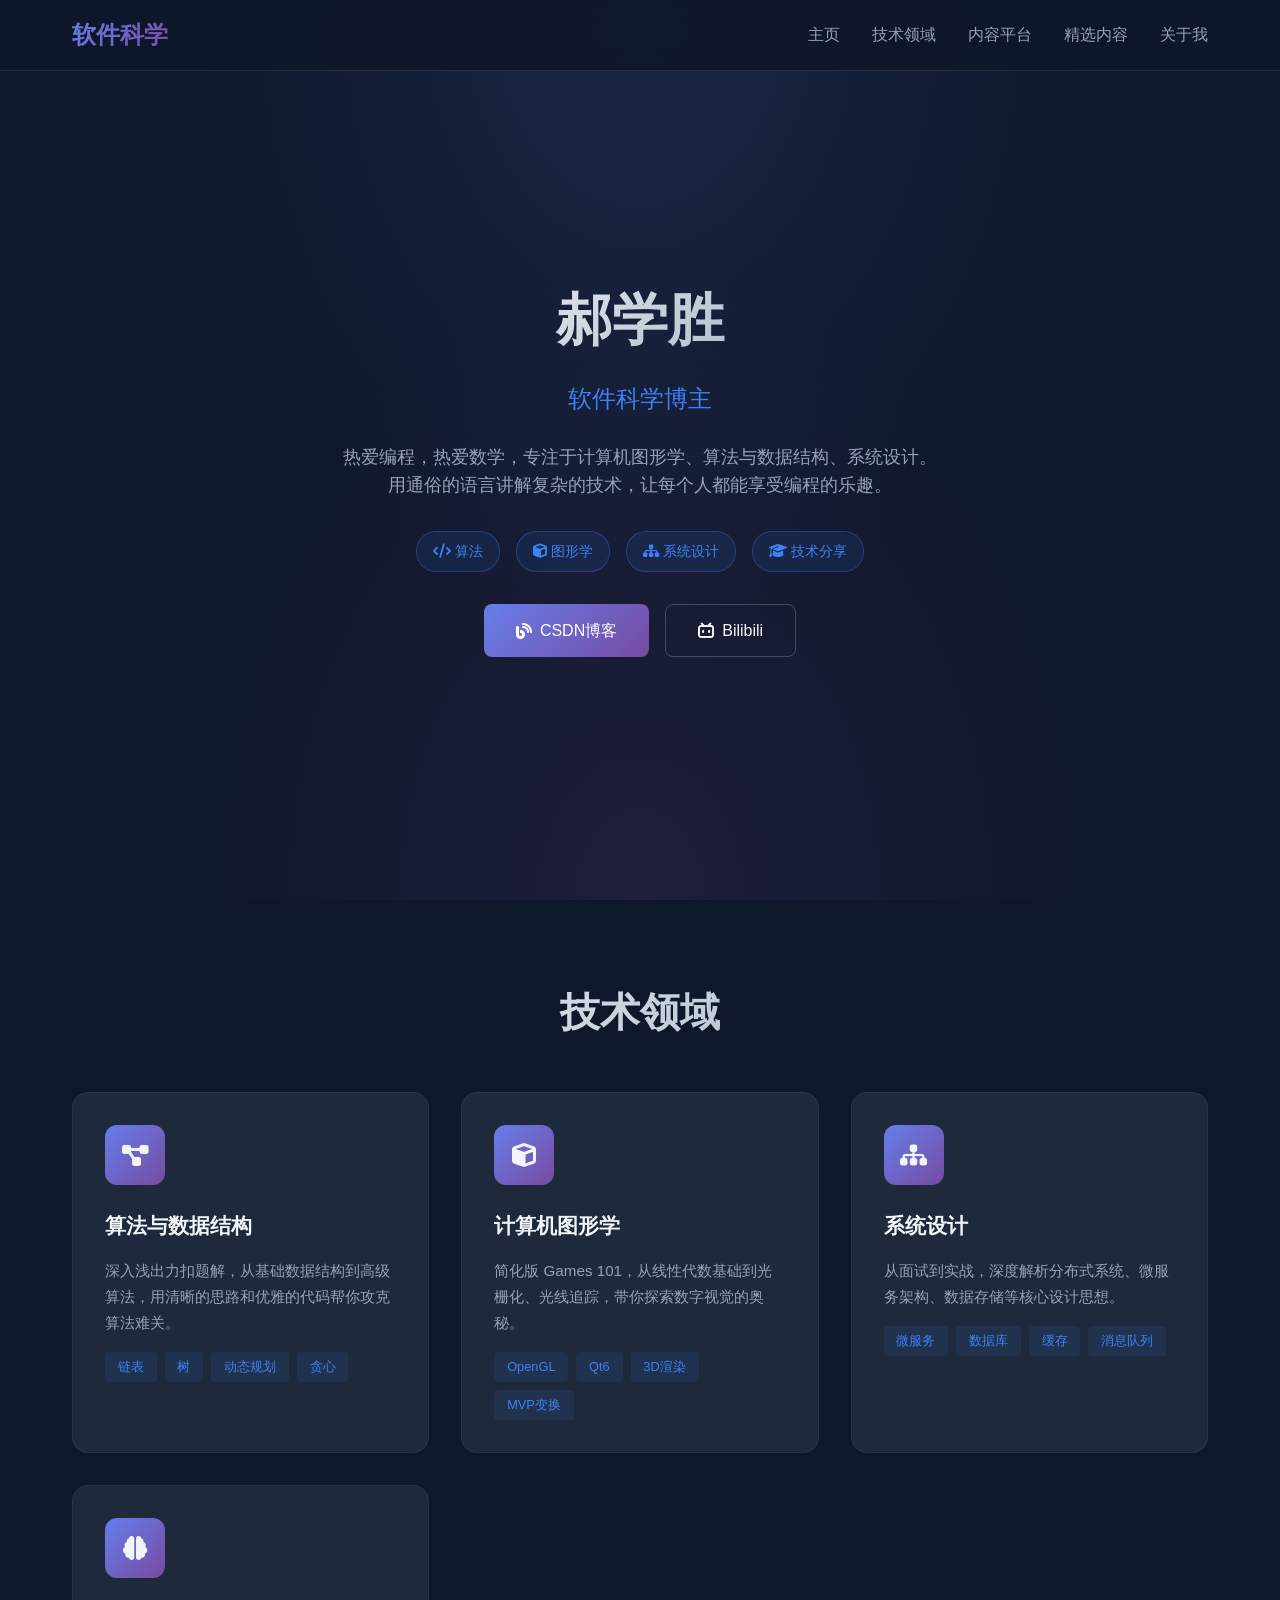
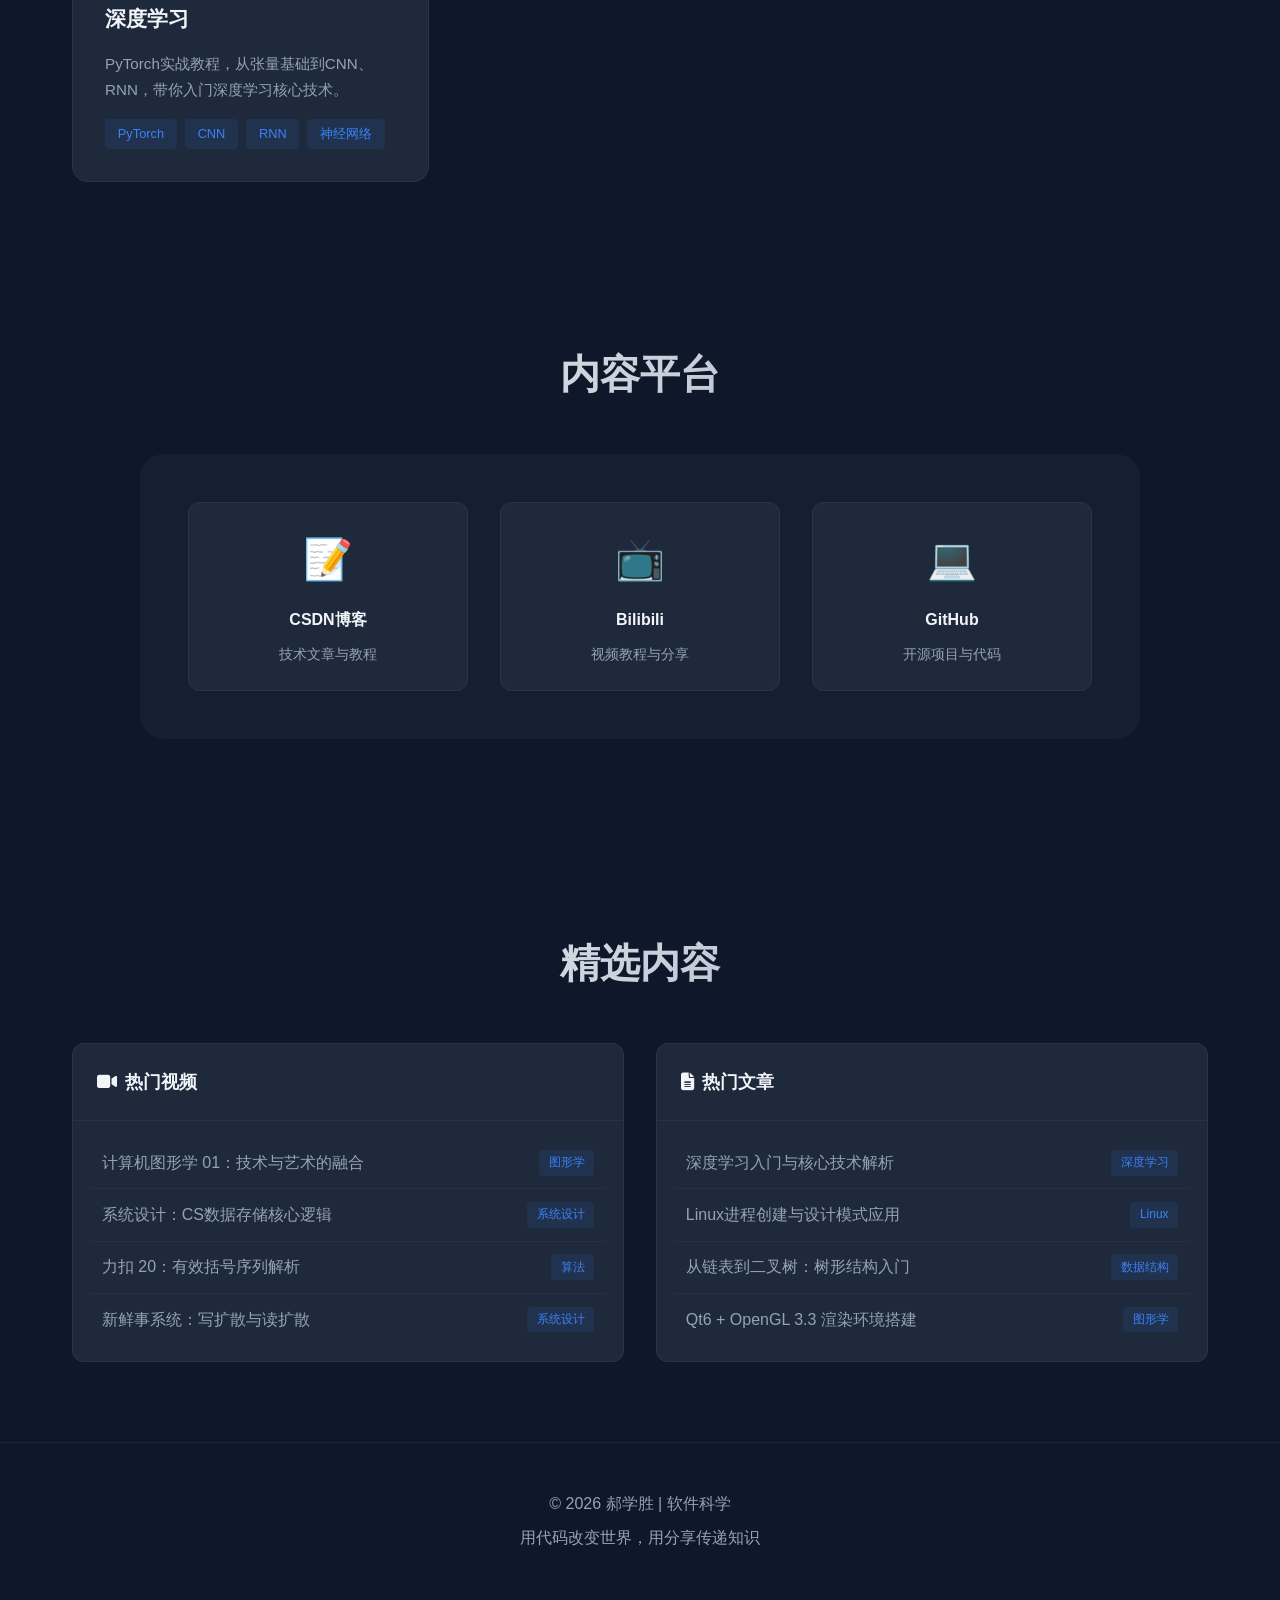
<file: index.html>
<!DOCTYPE html>
<html lang="zh-CN">
<head>
    <meta charset="UTF-8">
    <meta name="viewport" content="width=device-width, initial-scale=1.0">
    <meta name="description" content="郝学胜 - 软件科学博主，专注于算法与数据结构、计算机图形学、系统设计">
    <title>郝学胜 | 软件科学</title>
    <link rel="stylesheet" href="css/style.css">
    <link rel="stylesheet" href="https://cdnjs.cloudflare.com/ajax/libs/font-awesome/6.4.0/css/all.min.css">
</head>
<body>
    <!-- 导航栏 -->
    <nav class="navbar">
        <div class="navbar-container">
            <div class="logo">软件科学</div>
            <ul class="nav-links">
                <li><a href="#home">主页</a></li>
                <li><a href="#tech">技术领域</a></li>
                <li><a href="#platforms">内容平台</a></li>
                <li><a href="#content">精选内容</a></li>
                <li><a href="about.html">关于我</a></li>
            </ul>
        </div>
    </nav>

    <!-- 英雄区域 -->
    <section id="home" class="hero">
        <div class="hero-content fade-in">
            <h1>郝学胜</h1>
            <p class="subtitle">软件科学博主</p>
            <p class="description">
                热爱编程，热爱数学，专注于计算机图形学、算法与数据结构、系统设计。<br>
                用通俗的语言讲解复杂的技术，让每个人都能享受编程的乐趣。
            </p>
            <div class="hero-badges">
                <span class="badge"><i class="fas fa-code"></i> 算法</span>
                <span class="badge"><i class="fas fa-cube"></i> 图形学</span>
                <span class="badge"><i class="fas fa-sitemap"></i> 系统设计</span>
                <span class="badge"><i class="fas fa-graduation-cap"></i> 技术分享</span>
            </div>
            <div class="social-links">
                <a href="https://shendeyidi.blog.csdn.net/" target="_blank" class="btn btn-primary">
                    <i class="fas fa-blog"></i> CSDN博客
                </a>
                <a href="https://space.bilibili.com/" target="_blank" class="btn btn-secondary">
                    <i class="fab fa-bilibili"></i> Bilibili
                </a>
            </div>
        </div>
    </section>

    <!-- 技术领域 -->
    <section id="tech" class="section">
        <h2 class="section-title">技术领域</h2>
        <div class="tech-grid">
            <div class="tech-card">
                <div class="tech-icon">
                    <i class="fas fa-project-diagram"></i>
                </div>
                <h3>算法与数据结构</h3>
                <p>深入浅出力扣题解，从基础数据结构到高级算法，用清晰的思路和优雅的代码帮你攻克算法难关。</p>
                <div class="tech-tags">
                    <span class="tech-tag">链表</span>
                    <span class="tech-tag">树</span>
                    <span class="tech-tag">动态规划</span>
                    <span class="tech-tag">贪心</span>
                </div>
            </div>
            
            <div class="tech-card">
                <div class="tech-icon">
                    <i class="fas fa-cube"></i>
                </div>
                <h3>计算机图形学</h3>
                <p>简化版 Games 101，从线性代数基础到光栅化、光线追踪，带你探索数字视觉的奥秘。</p>
                <div class="tech-tags">
                    <span class="tech-tag">OpenGL</span>
                    <span class="tech-tag">Qt6</span>
                    <span class="tech-tag">3D渲染</span>
                    <span class="tech-tag">MVP变换</span>
                </div>
            </div>
            
            <div class="tech-card">
                <div class="tech-icon">
                    <i class="fas fa-sitemap"></i>
                </div>
                <h3>系统设计</h3>
                <p>从面试到实战，深度解析分布式系统、微服务架构、数据存储等核心设计思想。</p>
                <div class="tech-tags">
                    <span class="tech-tag">微服务</span>
                    <span class="tech-tag">数据库</span>
                    <span class="tech-tag">缓存</span>
                    <span class="tech-tag">消息队列</span>
                </div>
            </div>
            
            <div class="tech-card">
                <div class="tech-icon">
                    <i class="fas fa-brain"></i>
                </div>
                <h3>深度学习</h3>
                <p>PyTorch实战教程，从张量基础到CNN、RNN，带你入门深度学习核心技术。</p>
                <div class="tech-tags">
                    <span class="tech-tag">PyTorch</span>
                    <span class="tech-tag">CNN</span>
                    <span class="tech-tag">RNN</span>
                    <span class="tech-tag">神经网络</span>
                </div>
            </div>
        </div>
    </section>

    <!-- 平台链接 -->
    <section id="platforms" class="section">
        <h2 class="section-title">内容平台</h2>
        <div class="platforms">
            <div class="platform-grid">
                <a href="https://shendeyidi.blog.csdn.net/" target="_blank" class="platform-card">
                    <div class="platform-icon">📝</div>
                    <h4>CSDN博客</h4>
                    <span>技术文章与教程</span>
                </a>
                <a href="https://space.bilibili.com/" target="_blank" class="platform-card">
                    <div class="platform-icon">📺</div>
                    <h4>Bilibili</h4>
                    <span>视频教程与分享</span>
                </a>
                <a href="https://github.com/shendeyidi" target="_blank" class="platform-card">
                    <div class="platform-icon">💻</div>
                    <h4>GitHub</h4>
                    <span>开源项目与代码</span>
                </a>
            </div>
        </div>
    </section>

    <!-- 精选内容 -->
    <section id="content" class="section">
        <h2 class="section-title">精选内容</h2>
        <div class="content-grid">
            <div class="content-card">
                <div class="content-header">
                    <h3><i class="fas fa-video"></i> 热门视频</h3>
                </div>
                <ul class="content-list">
                    <li>
                        <a href="https://www.bilibili.com/video/BV1wRAwzNEEY/" target="_blank">
                            <span>计算机图形学 01：技术与艺术的融合</span>
                            <span class="content-tag">图形学</span>
                        </a>
                    </li>
                    <li>
                        <a href="https://www.bilibili.com/video/BV1meXCBYEXj/" target="_blank">
                            <span>系统设计：CS数据存储核心逻辑</span>
                            <span class="content-tag">系统设计</span>
                        </a>
                    </li>
                    <li>
                        <a href="https://www.bilibili.com/video/BV1FQ9KBnE5c/" target="_blank">
                            <span>力扣 20：有效括号序列解析</span>
                            <span class="content-tag">算法</span>
                        </a>
                    </li>
                    <li>
                        <a href="https://www.bilibili.com/video/BV1vtQnBLE2v/" target="_blank">
                            <span>新鲜事系统：写扩散与读扩散</span>
                            <span class="content-tag">系统设计</span>
                        </a>
                    </li>
                </ul>
            </div>
            
            <div class="content-card">
                <div class="content-header">
                    <h3><i class="fas fa-file-alt"></i> 热门文章</h3>
                </div>
                <ul class="content-list">
                    <li>
                        <a href="https://shendeyidi.blog.csdn.net/article/details/158813073" target="_blank">
                            <span>深度学习入门与核心技术解析</span>
                            <span class="content-tag">深度学习</span>
                        </a>
                    </li>
                    <li>
                        <a href="https://shendeyidi.blog.csdn.net/article/details/155631454" target="_blank">
                            <span>Linux进程创建与设计模式应用</span>
                            <span class="content-tag">Linux</span>
                        </a>
                    </li>
                    <li>
                        <a href="#" target="_blank">
                            <span>从链表到二叉树：树形结构入门</span>
                            <span class="content-tag">数据结构</span>
                        </a>
                    </li>
                    <li>
                        <a href="#" target="_blank">
                            <span>Qt6 + OpenGL 3.3 渲染环境搭建</span>
                            <span class="content-tag">图形学</span>
                        </a>
                    </li>
                </ul>
            </div>
        </div>
    </section>

    <!-- 页脚 -->
    <footer class="footer">
        <p>© 2026 郝学胜 | 软件科学</p>
        <p>用代码改变世界，用分享传递知识</p>
    </footer>

    <script>
        // 平滑滚动
        document.querySelectorAll('a[href^="#"]').forEach(anchor => {
            anchor.addEventListener('click', function (e) {
                e.preventDefault();
                const target = document.querySelector(this.getAttribute('href'));
                if (target) {
                    target.scrollIntoView({
                        behavior: 'smooth',
                        block: 'start'
                    });
                }
            });
        });

        // 导航栏滚动效果
        window.addEventListener('scroll', () => {
            const navbar = document.querySelector('.navbar');
            if (window.scrollY > 50) {
                navbar.style.background = 'rgba(15, 23, 42, 0.98)';
            } else {
                navbar.style.background = 'rgba(15, 23, 42, 0.95)';
            }
        });
    </script>
</body>
</html>
</file>
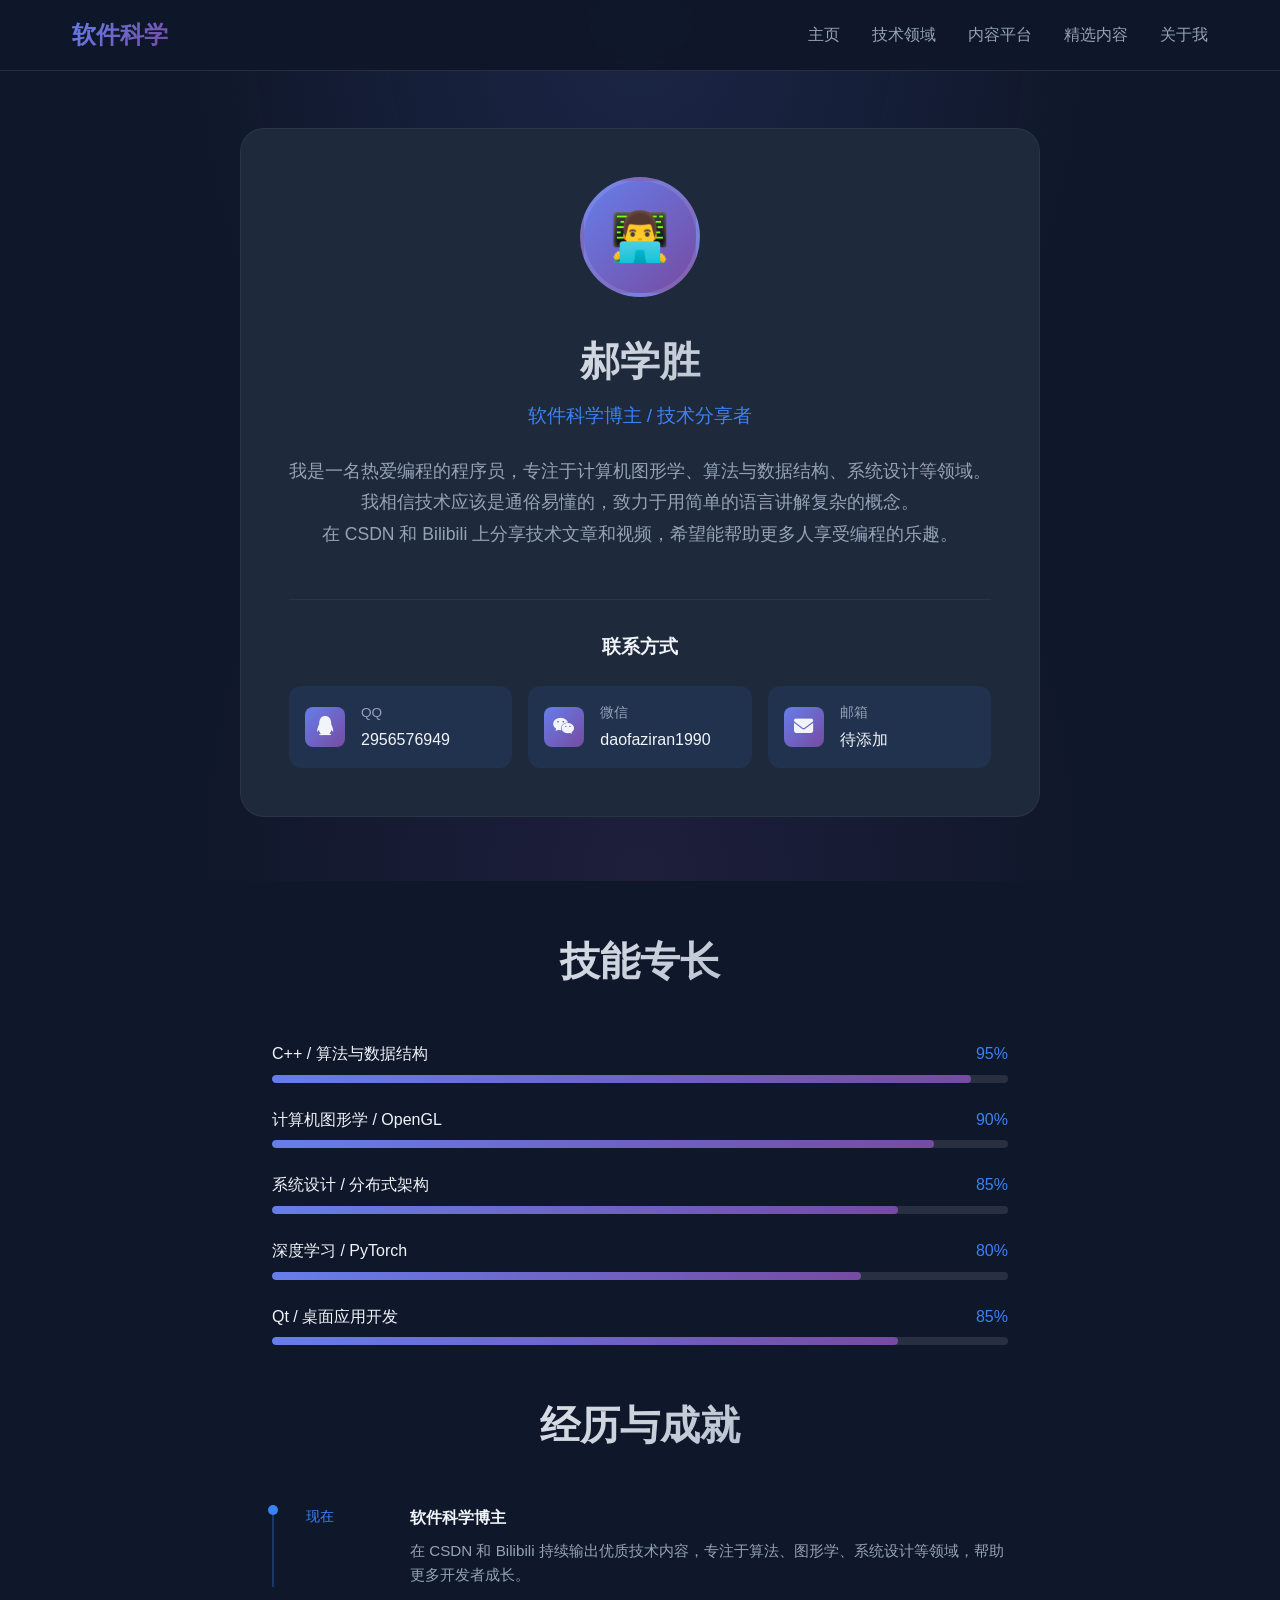
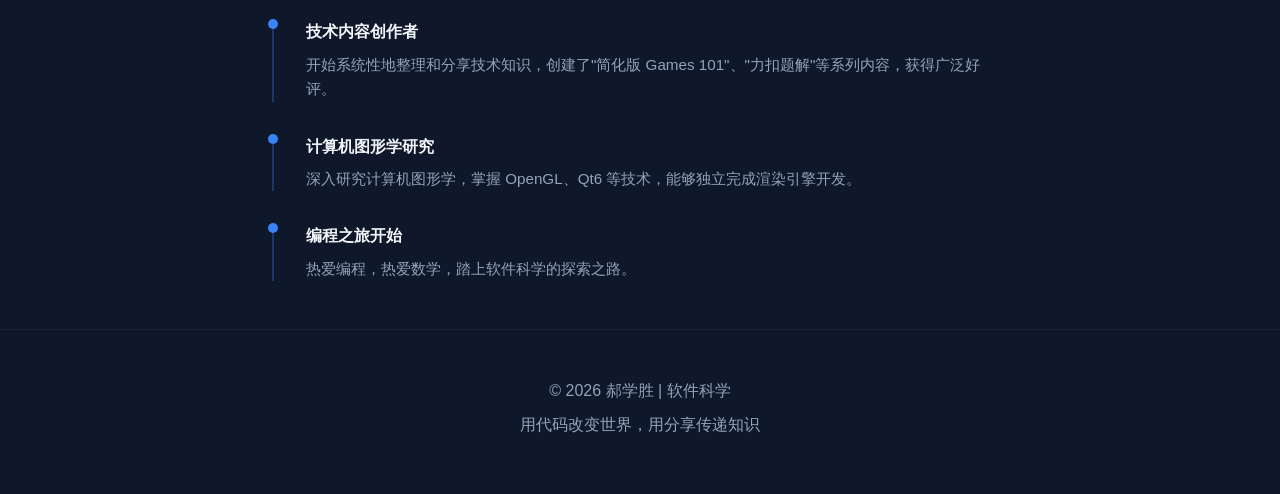
<file: about.html>
<!DOCTYPE html>
<html lang="zh-CN">
<head>
    <meta charset="UTF-8">
    <meta name="viewport" content="width=device-width, initial-scale=1.0">
    <meta name="description" content="关于郝学胜 - 软件科学博主">
    <title>关于我 | 郝学胜</title>
    <link rel="stylesheet" href="css/style.css">
    <link rel="stylesheet" href="https://cdnjs.cloudflare.com/ajax/libs/font-awesome/6.4.0/css/all.min.css">
    <style>
        .about-hero {
            min-height: 50vh;
            display: flex;
            align-items: center;
            justify-content: center;
            text-align: center;
            padding: 8rem 2rem 4rem;
            background: 
                radial-gradient(ellipse at top, rgba(102, 126, 234, 0.15) 0%, transparent 50%),
                radial-gradient(ellipse at bottom, rgba(118, 75, 162, 0.15) 0%, transparent 50%);
        }

        .profile-card {
            background: var(--card-bg);
            border-radius: 24px;
            padding: 3rem;
            max-width: 800px;
            margin: 0 auto;
            border: 1px solid rgba(255, 255, 255, 0.05);
            text-align: center;
        }

        .profile-avatar {
            width: 120px;
            height: 120px;
            background: linear-gradient(135deg, var(--gradient-1), var(--gradient-2));
            border-radius: 50%;
            display: flex;
            align-items: center;
            justify-content: center;
            font-size: 3rem;
            margin: 0 auto 2rem;
            border: 4px solid rgba(255, 255, 255, 0.1);
        }

        .profile-card h1 {
            font-size: 2.5rem;
            margin-bottom: 0.5rem;
            background: linear-gradient(135deg, #fff 0%, #94a3b8 100%);
            -webkit-background-clip: text;
            -webkit-text-fill-color: transparent;
            background-clip: text;
        }

        .profile-title {
            color: var(--accent-color);
            font-size: 1.2rem;
            margin-bottom: 1.5rem;
        }

        .profile-bio {
            color: var(--text-secondary);
            font-size: 1.1rem;
            line-height: 1.8;
            margin-bottom: 2rem;
        }

        .contact-section {
            margin-top: 3rem;
            padding-top: 2rem;
            border-top: 1px solid rgba(255, 255, 255, 0.05);
        }

        .contact-section h3 {
            margin-bottom: 1.5rem;
            color: var(--text-primary);
        }

        .contact-grid {
            display: grid;
            grid-template-columns: repeat(auto-fit, minmax(200px, 1fr));
            gap: 1rem;
        }

        .contact-item {
            background: rgba(59, 130, 246, 0.1);
            padding: 1rem;
            border-radius: 12px;
            text-align: left;
            display: flex;
            align-items: center;
            gap: 1rem;
            transition: all 0.3s;
        }

        .contact-item:hover {
            background: rgba(59, 130, 246, 0.2);
            transform: translateY(-2px);
        }

        .contact-icon {
            width: 40px;
            height: 40px;
            background: linear-gradient(135deg, var(--gradient-1), var(--gradient-2));
            border-radius: 8px;
            display: flex;
            align-items: center;
            justify-content: center;
            font-size: 1.2rem;
        }

        .contact-info {
            flex: 1;
        }

        .contact-info label {
            display: block;
            font-size: 0.85rem;
            color: var(--text-secondary);
            margin-bottom: 0.2rem;
        }

        .contact-info span {
            color: var(--text-primary);
            font-weight: 500;
        }

        .skills-section {
            max-width: 800px;
            margin: 3rem auto;
            padding: 0 2rem;
        }

        .skill-bar {
            margin-bottom: 1.5rem;
        }

        .skill-header {
            display: flex;
            justify-content: space-between;
            margin-bottom: 0.5rem;
        }

        .skill-name {
            color: var(--text-primary);
        }

        .skill-level {
            color: var(--accent-color);
        }

        .skill-progress {
            height: 8px;
            background: rgba(255, 255, 255, 0.1);
            border-radius: 4px;
            overflow: hidden;
        }

        .skill-fill {
            height: 100%;
            background: linear-gradient(90deg, var(--gradient-1), var(--gradient-2));
            border-radius: 4px;
            transition: width 1s ease-out;
        }

        .timeline {
            max-width: 800px;
            margin: 3rem auto;
            padding: 0 2rem;
        }

        .timeline-item {
            display: flex;
            gap: 1.5rem;
            margin-bottom: 2rem;
            padding-left: 2rem;
            border-left: 2px solid rgba(59, 130, 246, 0.3);
            position: relative;
        }

        .timeline-item::before {
            content: '';
            position: absolute;
            left: -6px;
            top: 0;
            width: 10px;
            height: 10px;
            background: var(--accent-color);
            border-radius: 50%;
        }

        .timeline-date {
            color: var(--accent-color);
            font-size: 0.9rem;
            min-width: 80px;
        }

        .timeline-content h4 {
            color: var(--text-primary);
            margin-bottom: 0.5rem;
        }

        .timeline-content p {
            color: var(--text-secondary);
            font-size: 0.95rem;
        }
    </style>
</head>
<body>
    <!-- 导航栏 -->
    <nav class="navbar">
        <div class="navbar-container">
            <div class="logo">软件科学</div>
            <ul class="nav-links">
                <li><a href="index.html">主页</a></li>
                <li><a href="index.html#tech">技术领域</a></li>
                <li><a href="index.html#platforms">内容平台</a></li>
                <li><a href="index.html#content">精选内容</a></li>
                <li><a href="about.html">关于我</a></li>
            </ul>
        </div>
    </nav>

    <!-- 关于区域 -->
    <section class="about-hero">
        <div class="profile-card fade-in">
            <div class="profile-avatar">👨‍💻</div>
            <h1>郝学胜</h1>
            <p class="profile-title">软件科学博主 / 技术分享者</p>
            <p class="profile-bio">
                我是一名热爱编程的程序员，专注于计算机图形学、算法与数据结构、系统设计等领域。<br>
                我相信技术应该是通俗易懂的，致力于用简单的语言讲解复杂的概念。<br>
                在 CSDN 和 Bilibili 上分享技术文章和视频，希望能帮助更多人享受编程的乐趣。
            </p>
            
            <div class="contact-section">
                <h3>联系方式</h3>
                <div class="contact-grid">
                    <div class="contact-item">
                        <div class="contact-icon">
                            <i class="fab fa-qq"></i>
                        </div>
                        <div class="contact-info">
                            <label>QQ</label>
                            <span>2956576949</span>
                        </div>
                    </div>
                    <div class="contact-item">
                        <div class="contact-icon">
                            <i class="fab fa-weixin"></i>
                        </div>
                        <div class="contact-info">
                            <label>微信</label>
                            <span>daofaziran1990</span>
                        </div>
                    </div>
                    <div class="contact-item">
                        <div class="contact-icon">
                            <i class="fas fa-envelope"></i>
                        </div>
                        <div class="contact-info">
                            <label>邮箱</label>
                            <span>待添加</span>
                        </div>
                    </div>
                </div>
            </div>
        </div>
    </section>

    <!-- 技能展示 -->
    <section class="skills-section">
        <h2 class="section-title">技能专长</h2>
        
        <div class="skill-bar">
            <div class="skill-header">
                <span class="skill-name">C++ / 算法与数据结构</span>
                <span class="skill-level">95%</span>
            </div>
            <div class="skill-progress">
                <div class="skill-fill" style="width: 95%"></div>
            </div>
        </div>

        <div class="skill-bar">
            <div class="skill-header">
                <span class="skill-name">计算机图形学 / OpenGL</span>
                <span class="skill-level">90%</span>
            </div>
            <div class="skill-progress">
                <div class="skill-fill" style="width: 90%"></div>
            </div>
        </div>

        <div class="skill-bar">
            <div class="skill-header">
                <span class="skill-name">系统设计 / 分布式架构</span>
                <span class="skill-level">85%</span>
            </div>
            <div class="skill-progress">
                <div class="skill-fill" style="width: 85%"></div>
            </div>
        </div>

        <div class="skill-bar">
            <div class="skill-header">
                <span class="skill-name">深度学习 / PyTorch</span>
                <span class="skill-level">80%</span>
            </div>
            <div class="skill-progress">
                <div class="skill-fill" style="width: 80%"></div>
            </div>
        </div>

        <div class="skill-bar">
            <div class="skill-header">
                <span class="skill-name">Qt / 桌面应用开发</span>
                <span class="skill-level">85%</span>
            </div>
            <div class="skill-progress">
                <div class="skill-fill" style="width: 85%"></div>
            </div>
        </div>
    </section>

    <!-- 经历时间线 -->
    <section class="timeline">
        <h2 class="section-title">经历与成就</h2>
        
        <div class="timeline-item">
            <div class="timeline-date">现在</div>
            <div class="timeline-content">
                <h4>软件科学博主</h4>
                <p>在 CSDN 和 Bilibili 持续输出优质技术内容，专注于算法、图形学、系统设计等领域，帮助更多开发者成长。</p>
            </div>
        </div>

        <div class="timeline-item">
            <div class="timeline-content">
                <h4>技术内容创作者</h4>
                <p>开始系统性地整理和分享技术知识，创建了"简化版 Games 101"、"力扣题解"等系列内容，获得广泛好评。</p>
            </div>
        </div>

        <div class="timeline-item">
            <div class="timeline-content">
                <h4>计算机图形学研究</h4>
                <p>深入研究计算机图形学，掌握 OpenGL、Qt6 等技术，能够独立完成渲染引擎开发。</p>
            </div>
        </div>

        <div class="timeline-item">
            <div class="timeline-content">
                <h4>编程之旅开始</h4>
                <p>热爱编程，热爱数学，踏上软件科学的探索之路。</p>
            </div>
        </div>
    </section>

    <!-- 页脚 -->
    <footer class="footer">
        <p>© 2026 郝学胜 | 软件科学</p>
        <p>用代码改变世界，用分享传递知识</p>
    </footer>

    <script>
        // 导航栏滚动效果
        window.addEventListener('scroll', () => {
            const navbar = document.querySelector('.navbar');
            if (window.scrollY > 50) {
                navbar.style.background = 'rgba(15, 23, 42, 0.98)';
            } else {
                navbar.style.background = 'rgba(15, 23, 42, 0.95)';
            }
        });

        // 技能条动画
        window.addEventListener('load', () => {
            const skillFills = document.querySelectorAll('.skill-fill');
            skillFills.forEach((fill, index) => {
                const width = fill.style.width;
                fill.style.width = '0';
                setTimeout(() => {
                    fill.style.width = width;
                }, index * 200);
            });
        });
    </script>
</body>
</html>
</file>
<file: css/style.css>
/* 郝学胜个人主页 - 自定义样式 */

:root {
    --primary-color: #2563eb;
    --secondary-color: #1e40af;
    --accent-color: #3b82f6;
    --dark-bg: #0f172a;
    --card-bg: #1e293b;
    --text-primary: #f1f5f9;
    --text-secondary: #94a3b8;
    --gradient-1: #667eea;
    --gradient-2: #764ba2;
}

* {
    margin: 0;
    padding: 0;
    box-sizing: border-box;
}

body {
    font-family: -apple-system, BlinkMacSystemFont, 'Segoe UI', Roboto, 'Helvetica Neue', Arial, sans-serif;
    background: var(--dark-bg);
    color: var(--text-primary);
    line-height: 1.6;
}

/* 导航栏 */
.navbar {
    background: rgba(15, 23, 42, 0.95);
    backdrop-filter: blur(10px);
    padding: 1rem 0;
    position: fixed;
    width: 100%;
    top: 0;
    z-index: 1000;
    border-bottom: 1px solid rgba(255, 255, 255, 0.1);
}

.navbar-container {
    max-width: 1200px;
    margin: 0 auto;
    padding: 0 2rem;
    display: flex;
    justify-content: space-between;
    align-items: center;
}

.logo {
    font-size: 1.5rem;
    font-weight: bold;
    background: linear-gradient(135deg, var(--gradient-1), var(--gradient-2));
    -webkit-background-clip: text;
    -webkit-text-fill-color: transparent;
    background-clip: text;
}

.nav-links {
    display: flex;
    gap: 2rem;
    list-style: none;
}

.nav-links a {
    color: var(--text-secondary);
    text-decoration: none;
    transition: color 0.3s;
    font-weight: 500;
}

.nav-links a:hover {
    color: var(--text-primary);
}

/* 英雄区域 */
.hero {
    min-height: 100vh;
    display: flex;
    align-items: center;
    justify-content: center;
    text-align: center;
    padding: 6rem 2rem 4rem;
    background: 
        radial-gradient(ellipse at top, rgba(102, 126, 234, 0.15) 0%, transparent 50%),
        radial-gradient(ellipse at bottom, rgba(118, 75, 162, 0.15) 0%, transparent 50%);
}

.hero-content h1 {
    font-size: 3.5rem;
    margin-bottom: 1rem;
    background: linear-gradient(135deg, #fff 0%, #94a3b8 100%);
    -webkit-background-clip: text;
    -webkit-text-fill-color: transparent;
    background-clip: text;
}

.hero-content .subtitle {
    font-size: 1.5rem;
    color: var(--accent-color);
    margin-bottom: 1.5rem;
}

.hero-content .description {
    font-size: 1.1rem;
    color: var(--text-secondary);
    max-width: 600px;
    margin: 0 auto 2rem;
}

.hero-badges {
    display: flex;
    gap: 1rem;
    justify-content: center;
    flex-wrap: wrap;
    margin-bottom: 2rem;
}

.badge {
    background: rgba(59, 130, 246, 0.1);
    border: 1px solid rgba(59, 130, 246, 0.3);
    padding: 0.5rem 1rem;
    border-radius: 20px;
    font-size: 0.9rem;
    color: var(--accent-color);
}

.social-links {
    display: flex;
    gap: 1rem;
    justify-content: center;
}

.btn {
    padding: 0.8rem 2rem;
    border-radius: 8px;
    text-decoration: none;
    font-weight: 500;
    transition: all 0.3s;
    display: inline-flex;
    align-items: center;
    gap: 0.5rem;
}

.btn-primary {
    background: linear-gradient(135deg, var(--gradient-1), var(--gradient-2));
    color: white;
}

.btn-primary:hover {
    transform: translateY(-2px);
    box-shadow: 0 10px 30px rgba(102, 126, 234, 0.3);
}

.btn-secondary {
    background: transparent;
    border: 1px solid rgba(255, 255, 255, 0.2);
    color: var(--text-primary);
}

.btn-secondary:hover {
    background: rgba(255, 255, 255, 0.1);
}

/* 技术领域 */
.section {
    padding: 5rem 2rem;
    max-width: 1200px;
    margin: 0 auto;
}

.section-title {
    font-size: 2.5rem;
    text-align: center;
    margin-bottom: 3rem;
    background: linear-gradient(135deg, #fff 0%, #94a3b8 100%);
    -webkit-background-clip: text;
    -webkit-text-fill-color: transparent;
    background-clip: text;
}

.tech-grid {
    display: grid;
    grid-template-columns: repeat(auto-fit, minmax(280px, 1fr));
    gap: 2rem;
}

.tech-card {
    background: var(--card-bg);
    border-radius: 16px;
    padding: 2rem;
    border: 1px solid rgba(255, 255, 255, 0.05);
    transition: all 0.3s;
    position: relative;
    overflow: hidden;
}

.tech-card::before {
    content: '';
    position: absolute;
    top: 0;
    left: 0;
    right: 0;
    height: 3px;
    background: linear-gradient(90deg, var(--gradient-1), var(--gradient-2));
    transform: scaleX(0);
    transition: transform 0.3s;
}

.tech-card:hover::before {
    transform: scaleX(1);
}

.tech-card:hover {
    transform: translateY(-5px);
    box-shadow: 0 20px 40px rgba(0, 0, 0, 0.3);
}

.tech-icon {
    width: 60px;
    height: 60px;
    background: linear-gradient(135deg, var(--gradient-1), var(--gradient-2));
    border-radius: 12px;
    display: flex;
    align-items: center;
    justify-content: center;
    font-size: 1.5rem;
    margin-bottom: 1.5rem;
}

.tech-card h3 {
    font-size: 1.3rem;
    margin-bottom: 1rem;
    color: var(--text-primary);
}

.tech-card p {
    color: var(--text-secondary);
    font-size: 0.95rem;
    line-height: 1.7;
}

.tech-tags {
    display: flex;
    flex-wrap: wrap;
    gap: 0.5rem;
    margin-top: 1rem;
}

.tech-tag {
    background: rgba(59, 130, 246, 0.1);
    color: var(--accent-color);
    padding: 0.3rem 0.8rem;
    border-radius: 4px;
    font-size: 0.8rem;
}

/* 平台链接 */
.platforms {
    background: rgba(30, 41, 59, 0.5);
    border-radius: 24px;
    padding: 3rem;
    margin: 2rem auto;
    max-width: 1000px;
}

.platform-grid {
    display: grid;
    grid-template-columns: repeat(auto-fit, minmax(200px, 1fr));
    gap: 2rem;
}

.platform-card {
    background: var(--card-bg);
    border-radius: 12px;
    padding: 1.5rem;
    text-align: center;
    text-decoration: none;
    color: var(--text-primary);
    border: 1px solid rgba(255, 255, 255, 0.05);
    transition: all 0.3s;
}

.platform-card:hover {
    transform: translateY(-3px);
    border-color: var(--accent-color);
}

.platform-icon {
    font-size: 2.5rem;
    margin-bottom: 1rem;
}

.platform-card h4 {
    margin-bottom: 0.5rem;
}

.platform-card span {
    color: var(--text-secondary);
    font-size: 0.9rem;
}

/* 内容展示 */
.content-grid {
    display: grid;
    grid-template-columns: repeat(auto-fit, minmax(300px, 1fr));
    gap: 2rem;
}

.content-card {
    background: var(--card-bg);
    border-radius: 12px;
    overflow: hidden;
    border: 1px solid rgba(255, 255, 255, 0.05);
    transition: all 0.3s;
}

.content-card:hover {
    transform: translateY(-3px);
    box-shadow: 0 10px 30px rgba(0, 0, 0, 0.3);
}

.content-header {
    padding: 1.5rem;
    border-bottom: 1px solid rgba(255, 255, 255, 0.05);
}

.content-header h3 {
    display: flex;
    align-items: center;
    gap: 0.5rem;
    font-size: 1.1rem;
}

.content-list {
    list-style: none;
    padding: 1rem;
}

.content-list li {
    padding: 0.8rem;
    border-bottom: 1px solid rgba(255, 255, 255, 0.03);
    transition: background 0.2s;
}

.content-list li:last-child {
    border-bottom: none;
}

.content-list li:hover {
    background: rgba(255, 255, 255, 0.03);
    border-radius: 6px;
}

.content-list a {
    color: var(--text-secondary);
    text-decoration: none;
    display: flex;
    justify-content: space-between;
    align-items: center;
}

.content-list a:hover {
    color: var(--text-primary);
}

.content-tag {
    background: rgba(59, 130, 246, 0.1);
    color: var(--accent-color);
    padding: 0.2rem 0.6rem;
    border-radius: 4px;
    font-size: 0.75rem;
}

/* 页脚 */
.footer {
    text-align: center;
    padding: 3rem 2rem;
    border-top: 1px solid rgba(255, 255, 255, 0.05);
    color: var(--text-secondary);
}

.footer p {
    margin-bottom: 0.5rem;
}

/* 响应式 */
@media (max-width: 768px) {
    .hero-content h1 {
        font-size: 2.5rem;
    }
    
    .nav-links {
        display: none;
    }
    
    .section {
        padding: 3rem 1rem;
    }
    
    .platforms {
        padding: 2rem 1rem;
    }
}

/* 动画 */
@keyframes fadeInUp {
    from {
        opacity: 0;
        transform: translateY(30px);
    }
    to {
        opacity: 1;
        transform: translateY(0);
    }
}

.fade-in {
    animation: fadeInUp 0.8s ease-out;
}
</file>
